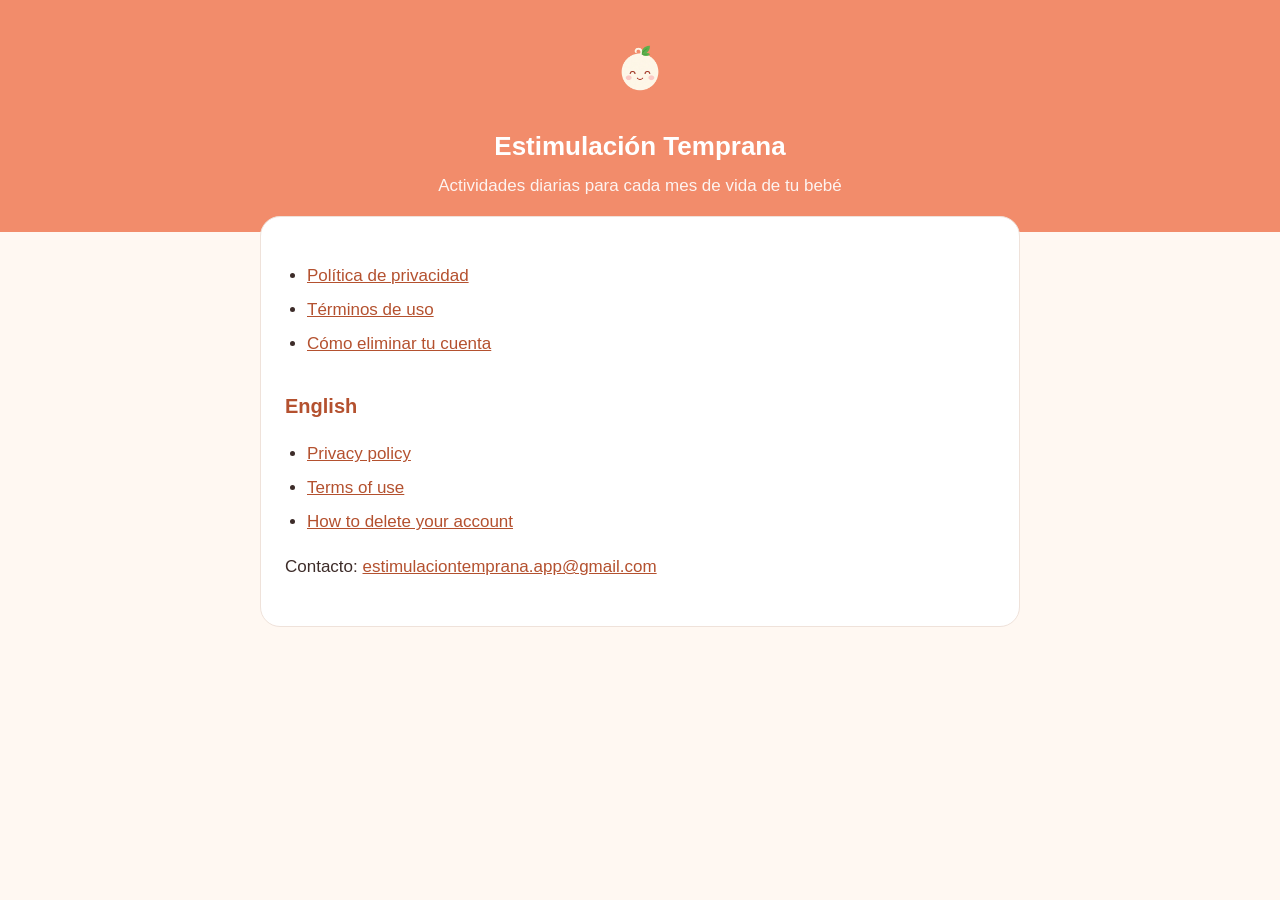
<file: index.html>
<!doctype html>
<html lang="es">
<head>
  <meta charset="utf-8">
  <meta name="viewport" content="width=device-width, initial-scale=1">
  <title>Estimulación Temprana</title>
  <link rel="stylesheet" href="estilos.css">
  <link rel="icon" href="icono.png">
</head>
<body>
  <header>
    <img src="icono.png" alt="">
    <h1>Estimulación Temprana</h1>
    <p>Actividades diarias para cada mes de vida de tu bebé</p>
  </header>

  <main>
    <ul>
      <li><a href="privacidad.html">Política de privacidad</a></li>
      <li><a href="terminos.html">Términos de uso</a></li>
      <li><a href="eliminar-cuenta.html">Cómo eliminar tu cuenta</a></li>
    </ul>
    <h2 lang="en">English</h2>
    <ul lang="en">
      <li><a href="privacy.html">Privacy policy</a></li>
      <li><a href="terms.html">Terms of use</a></li>
      <li><a href="delete-account.html">How to delete your account</a></li>
    </ul>
    <p>Contacto: <a href="mailto:estimulaciontemprana.app@gmail.com">estimulaciontemprana.app@gmail.com</a></p>
  </main>
</body>
</html>
</file>
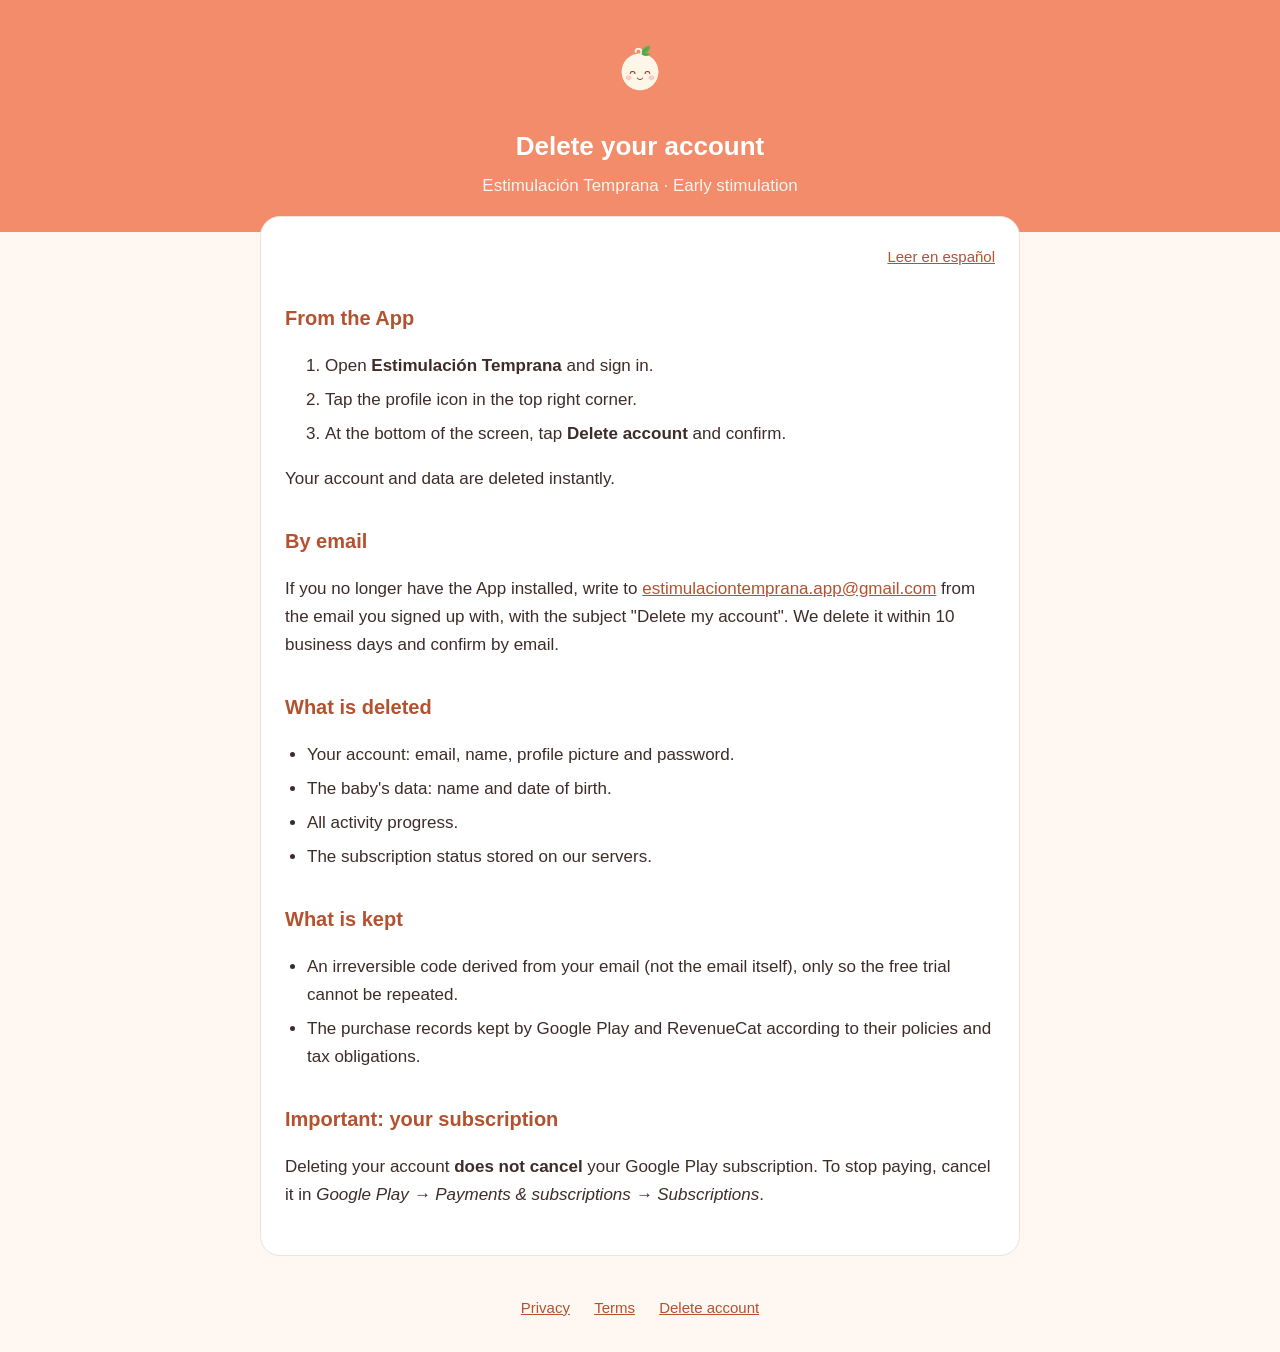
<file: delete-account.html>
<!doctype html>
<html lang="en">
<head>
  <meta charset="utf-8">
  <meta name="viewport" content="width=device-width, initial-scale=1">
  <title>Delete your account · Estimulación Temprana</title>
  <link rel="stylesheet" href="estilos.css">
  <link rel="icon" href="icono.png">
  <link rel="alternate" hreflang="es" href="eliminar-cuenta.html">
</head>
<body>
  <header>
    <img src="icono.png" alt="">
    <h1>Delete your account</h1>
    <p>Estimulación Temprana · Early stimulation</p>
  </header>

  <main>
    <p class="idioma"><a href="eliminar-cuenta.html" lang="es">Leer en español</a></p>

    <h2>From the App</h2>
    <ol>
      <li>Open <strong>Estimulación Temprana</strong> and sign in.</li>
      <li>Tap the profile icon in the top right corner.</li>
      <li>At the bottom of the screen, tap <strong>Delete account</strong> and confirm.</li>
    </ol>
    <p>Your account and data are deleted instantly.</p>

    <h2>By email</h2>
    <p>If you no longer have the App installed, write to
      <a href="mailto:estimulaciontemprana.app@gmail.com?subject=Delete%20my%20account">estimulaciontemprana.app@gmail.com</a>
      from the email you signed up with, with the subject "Delete my account". We delete it within 10 business days and
      confirm by email.</p>

    <h2>What is deleted</h2>
    <ul>
      <li>Your account: email, name, profile picture and password.</li>
      <li>The baby's data: name and date of birth.</li>
      <li>All activity progress.</li>
      <li>The subscription status stored on our servers.</li>
    </ul>

    <h2>What is kept</h2>
    <ul>
      <li>An irreversible code derived from your email (not the email itself), only so the free trial cannot be
        repeated.</li>
      <li>The purchase records kept by Google Play and RevenueCat according to their policies and tax obligations.</li>
    </ul>

    <h2>Important: your subscription</h2>
    <p>Deleting your account <strong>does not cancel</strong> your Google Play subscription. To stop paying, cancel it in
      <em>Google Play → Payments &amp; subscriptions → Subscriptions</em>.</p>
  </main>

  <nav>
    <a href="privacy.html">Privacy</a>
    <a href="terms.html">Terms</a>
    <a href="delete-account.html">Delete account</a>
  </nav>
</body>
</html>
</file>
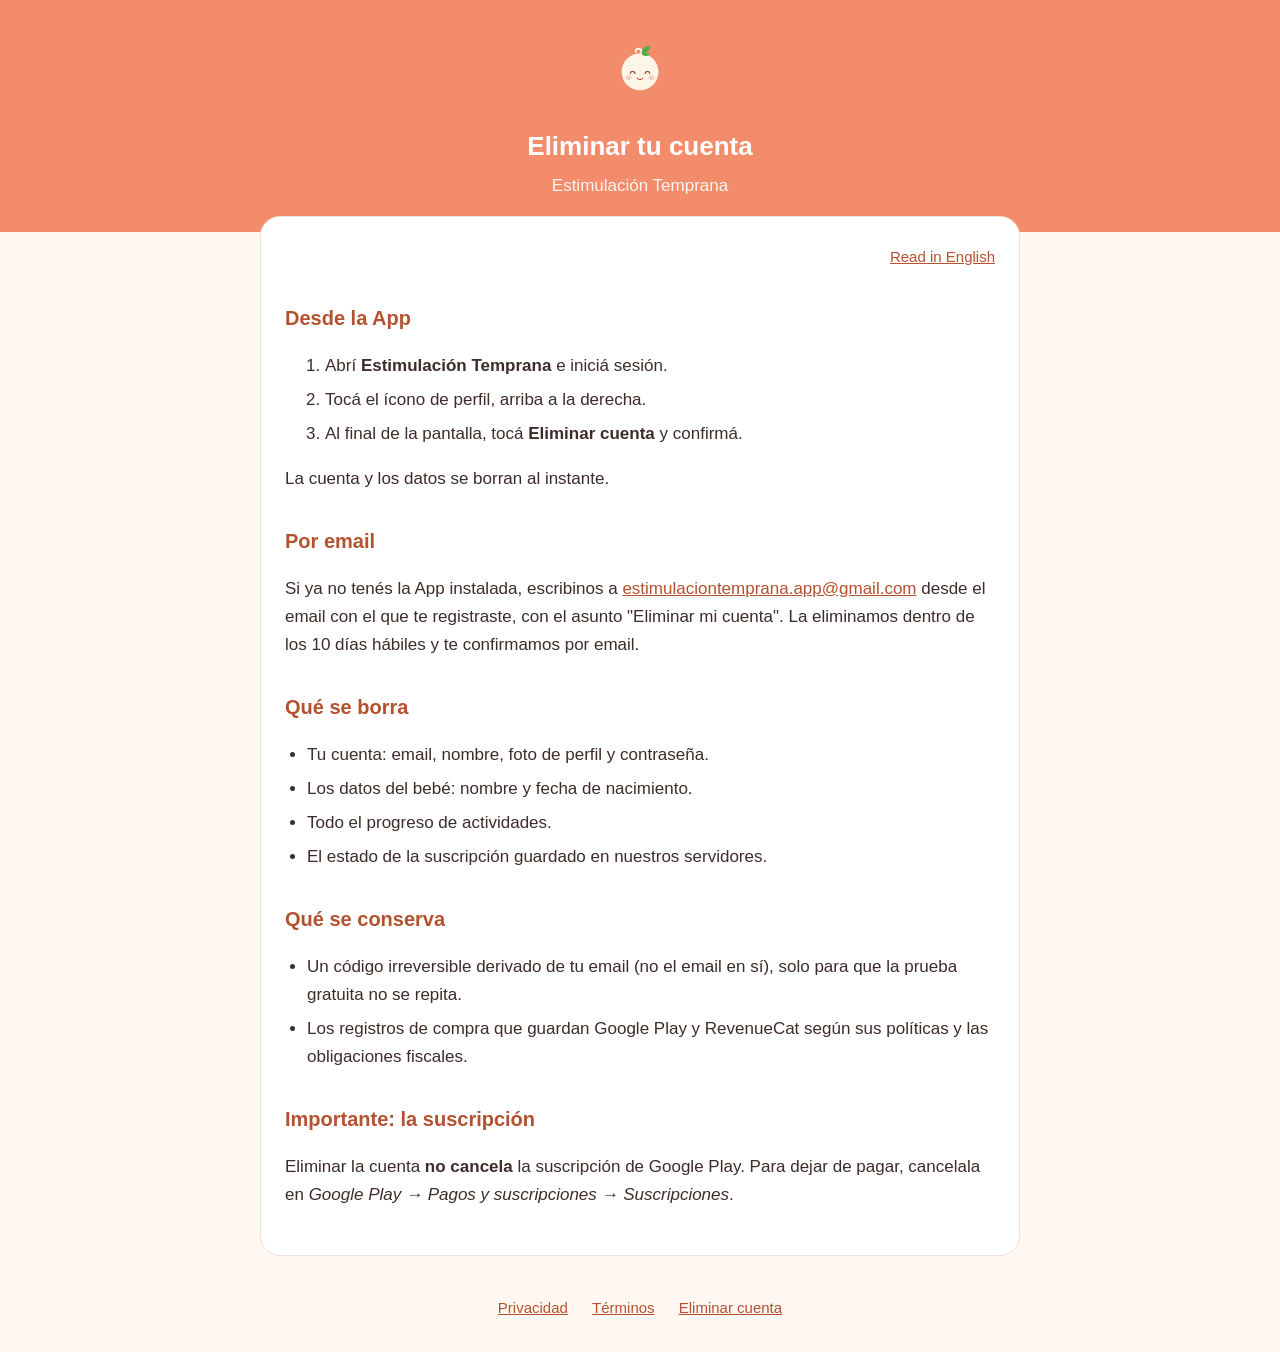
<file: eliminar-cuenta.html>
<!doctype html>
<html lang="es">
<head>
  <meta charset="utf-8">
  <meta name="viewport" content="width=device-width, initial-scale=1">
  <title>Eliminar tu cuenta · Estimulación Temprana</title>
  <link rel="stylesheet" href="estilos.css">
  <link rel="icon" href="icono.png">
</head>
<body>
  <header>
    <img src="icono.png" alt="">
    <h1>Eliminar tu cuenta</h1>
    <p>Estimulación Temprana</p>
  </header>

  <main>
    <p class="idioma"><a href="delete-account.html" lang="en">Read in English</a></p>

    <h2>Desde la App</h2>
    <ol>
      <li>Abrí <strong>Estimulación Temprana</strong> e iniciá sesión.</li>
      <li>Tocá el ícono de perfil, arriba a la derecha.</li>
      <li>Al final de la pantalla, tocá <strong>Eliminar cuenta</strong> y confirmá.</li>
    </ol>
    <p>La cuenta y los datos se borran al instante.</p>

    <h2>Por email</h2>
    <p>Si ya no tenés la App instalada, escribinos a
      <a href="mailto:estimulaciontemprana.app@gmail.com?subject=Eliminar%20mi%20cuenta">estimulaciontemprana.app@gmail.com</a>
      desde el email con el que te registraste, con el asunto "Eliminar mi cuenta". La eliminamos dentro de los
      10 días hábiles y te confirmamos por email.</p>

    <h2>Qué se borra</h2>
    <ul>
      <li>Tu cuenta: email, nombre, foto de perfil y contraseña.</li>
      <li>Los datos del bebé: nombre y fecha de nacimiento.</li>
      <li>Todo el progreso de actividades.</li>
      <li>El estado de la suscripción guardado en nuestros servidores.</li>
    </ul>

    <h2>Qué se conserva</h2>
    <ul>
      <li>Un código irreversible derivado de tu email (no el email en sí), solo para que la prueba gratuita no se repita.</li>
      <li>Los registros de compra que guardan Google Play y RevenueCat según sus políticas y las obligaciones fiscales.</li>
    </ul>

    <h2>Importante: la suscripción</h2>
    <p>Eliminar la cuenta <strong>no cancela</strong> la suscripción de Google Play. Para dejar de pagar, cancelala en
      <em>Google Play → Pagos y suscripciones → Suscripciones</em>.</p>
  </main>

  <nav>
    <a href="privacidad.html">Privacidad</a>
    <a href="terminos.html">Términos</a>
    <a href="eliminar-cuenta.html">Eliminar cuenta</a>
  </nav>
</body>
</html>
</file>
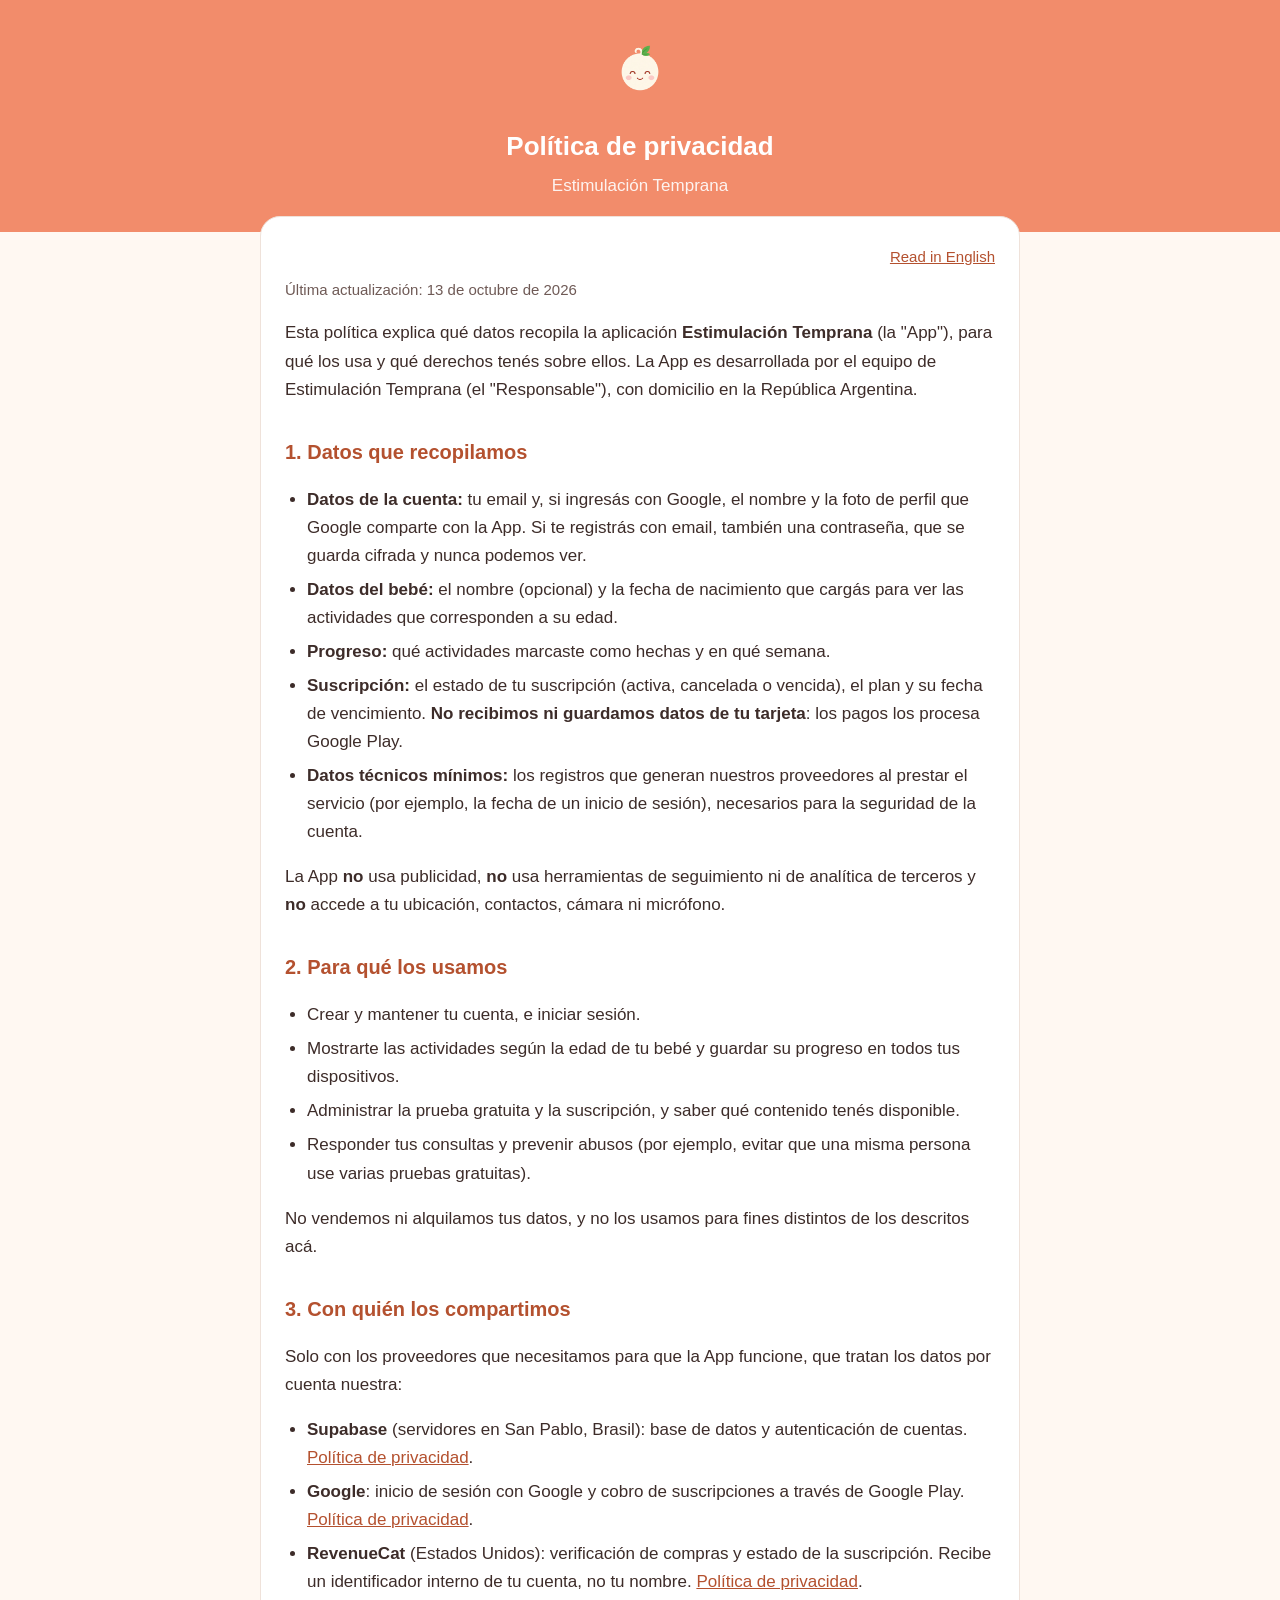
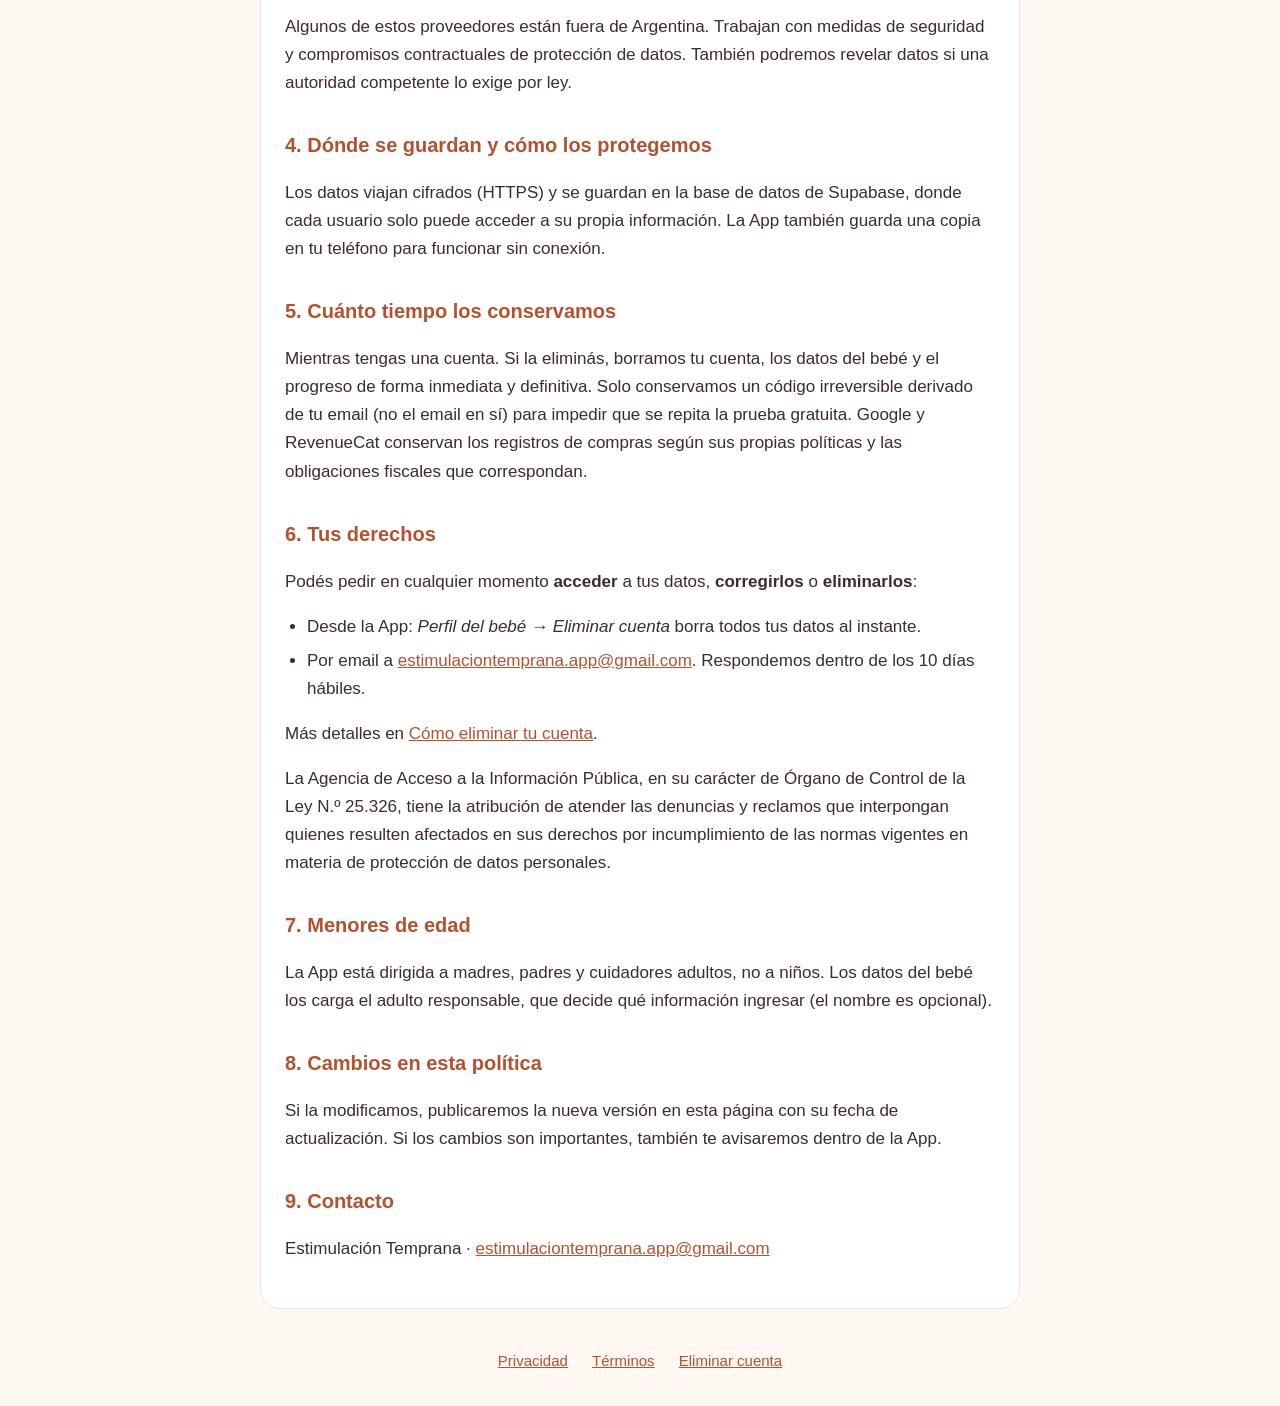
<file: privacidad.html>
<!doctype html>
<html lang="es">
<head>
  <meta charset="utf-8">
  <meta name="viewport" content="width=device-width, initial-scale=1">
  <title>Política de privacidad · Estimulación Temprana</title>
  <link rel="stylesheet" href="estilos.css">
  <link rel="icon" href="icono.png">
</head>
<body>
  <header>
    <img src="icono.png" alt="">
    <h1>Política de privacidad</h1>
    <p>Estimulación Temprana</p>
  </header>

  <main>
    <p class="idioma"><a href="privacy.html" lang="en">Read in English</a></p>
    <p class="actualizado">Última actualización: 13 de octubre de 2026</p>

    <p>
      Esta política explica qué datos recopila la aplicación <strong>Estimulación Temprana</strong> (la "App"),
      para qué los usa y qué derechos tenés sobre ellos. La App es desarrollada por el equipo de
      Estimulación Temprana (el "Responsable"), con domicilio en la República Argentina.
    </p>

    <h2>1. Datos que recopilamos</h2>
    <ul>
      <li><strong>Datos de la cuenta:</strong> tu email y, si ingresás con Google, el nombre y la foto de perfil que Google
        comparte con la App. Si te registrás con email, también una contraseña, que se guarda cifrada y nunca podemos ver.</li>
      <li><strong>Datos del bebé:</strong> el nombre (opcional) y la fecha de nacimiento que cargás para ver las
        actividades que corresponden a su edad.</li>
      <li><strong>Progreso:</strong> qué actividades marcaste como hechas y en qué semana.</li>
      <li><strong>Suscripción:</strong> el estado de tu suscripción (activa, cancelada o vencida), el plan y su fecha de
        vencimiento. <strong>No recibimos ni guardamos datos de tu tarjeta</strong>: los pagos los procesa Google Play.</li>
      <li><strong>Datos técnicos mínimos:</strong> los registros que generan nuestros proveedores al prestar el servicio
        (por ejemplo, la fecha de un inicio de sesión), necesarios para la seguridad de la cuenta.</li>
    </ul>
    <p>La App <strong>no</strong> usa publicidad, <strong>no</strong> usa herramientas de seguimiento ni de analítica de
      terceros y <strong>no</strong> accede a tu ubicación, contactos, cámara ni micrófono.</p>

    <h2>2. Para qué los usamos</h2>
    <ul>
      <li>Crear y mantener tu cuenta, e iniciar sesión.</li>
      <li>Mostrarte las actividades según la edad de tu bebé y guardar su progreso en todos tus dispositivos.</li>
      <li>Administrar la prueba gratuita y la suscripción, y saber qué contenido tenés disponible.</li>
      <li>Responder tus consultas y prevenir abusos (por ejemplo, evitar que una misma persona use varias pruebas gratuitas).</li>
    </ul>
    <p>No vendemos ni alquilamos tus datos, y no los usamos para fines distintos de los descritos acá.</p>

    <h2>3. Con quién los compartimos</h2>
    <p>Solo con los proveedores que necesitamos para que la App funcione, que tratan los datos por cuenta nuestra:</p>
    <ul>
      <li><strong>Supabase</strong> (servidores en San Pablo, Brasil): base de datos y autenticación de cuentas.
        <a href="https://supabase.com/privacy">Política de privacidad</a>.</li>
      <li><strong>Google</strong>: inicio de sesión con Google y cobro de suscripciones a través de Google Play.
        <a href="https://policies.google.com/privacy">Política de privacidad</a>.</li>
      <li><strong>RevenueCat</strong> (Estados Unidos): verificación de compras y estado de la suscripción. Recibe un
        identificador interno de tu cuenta, no tu nombre.
        <a href="https://www.revenuecat.com/privacy">Política de privacidad</a>.</li>
    </ul>
    <p>Algunos de estos proveedores están fuera de Argentina. Trabajan con medidas de seguridad y compromisos contractuales
      de protección de datos. También podremos revelar datos si una autoridad competente lo exige por ley.</p>

    <h2>4. Dónde se guardan y cómo los protegemos</h2>
    <p>Los datos viajan cifrados (HTTPS) y se guardan en la base de datos de Supabase, donde cada usuario solo puede acceder
      a su propia información. La App también guarda una copia en tu teléfono para funcionar sin conexión.</p>

    <h2>5. Cuánto tiempo los conservamos</h2>
    <p>Mientras tengas una cuenta. Si la eliminás, borramos tu cuenta, los datos del bebé y el progreso de forma inmediata
      y definitiva. Solo conservamos un código irreversible derivado de tu email (no el email en sí) para impedir que se
      repita la prueba gratuita. Google y RevenueCat conservan los registros de compras según sus propias políticas y las
      obligaciones fiscales que correspondan.</p>

    <h2>6. Tus derechos</h2>
    <p>Podés pedir en cualquier momento <strong>acceder</strong> a tus datos, <strong>corregirlos</strong> o
      <strong>eliminarlos</strong>:</p>
    <ul>
      <li>Desde la App: <em>Perfil del bebé → Eliminar cuenta</em> borra todos tus datos al instante.</li>
      <li>Por email a <a href="mailto:estimulaciontemprana.app@gmail.com">estimulaciontemprana.app@gmail.com</a>. Respondemos dentro de
        los 10 días hábiles.</li>
    </ul>
    <p>Más detalles en <a href="eliminar-cuenta.html">Cómo eliminar tu cuenta</a>.</p>
    <p>
      La Agencia de Acceso a la Información Pública, en su carácter de Órgano de Control de la Ley N.º 25.326, tiene la
      atribución de atender las denuncias y reclamos que interpongan quienes resulten afectados en sus derechos por
      incumplimiento de las normas vigentes en materia de protección de datos personales.
    </p>

    <h2>7. Menores de edad</h2>
    <p>La App está dirigida a madres, padres y cuidadores adultos, no a niños. Los datos del bebé los carga el adulto
      responsable, que decide qué información ingresar (el nombre es opcional).</p>

    <h2>8. Cambios en esta política</h2>
    <p>Si la modificamos, publicaremos la nueva versión en esta página con su fecha de actualización. Si los cambios son
      importantes, también te avisaremos dentro de la App.</p>

    <h2>9. Contacto</h2>
    <p>Estimulación Temprana · <a href="mailto:estimulaciontemprana.app@gmail.com">estimulaciontemprana.app@gmail.com</a></p>
  </main>

  <nav>
    <a href="privacidad.html">Privacidad</a>
    <a href="terminos.html">Términos</a>
    <a href="eliminar-cuenta.html">Eliminar cuenta</a>
  </nav>
</body>
</html>
</file>
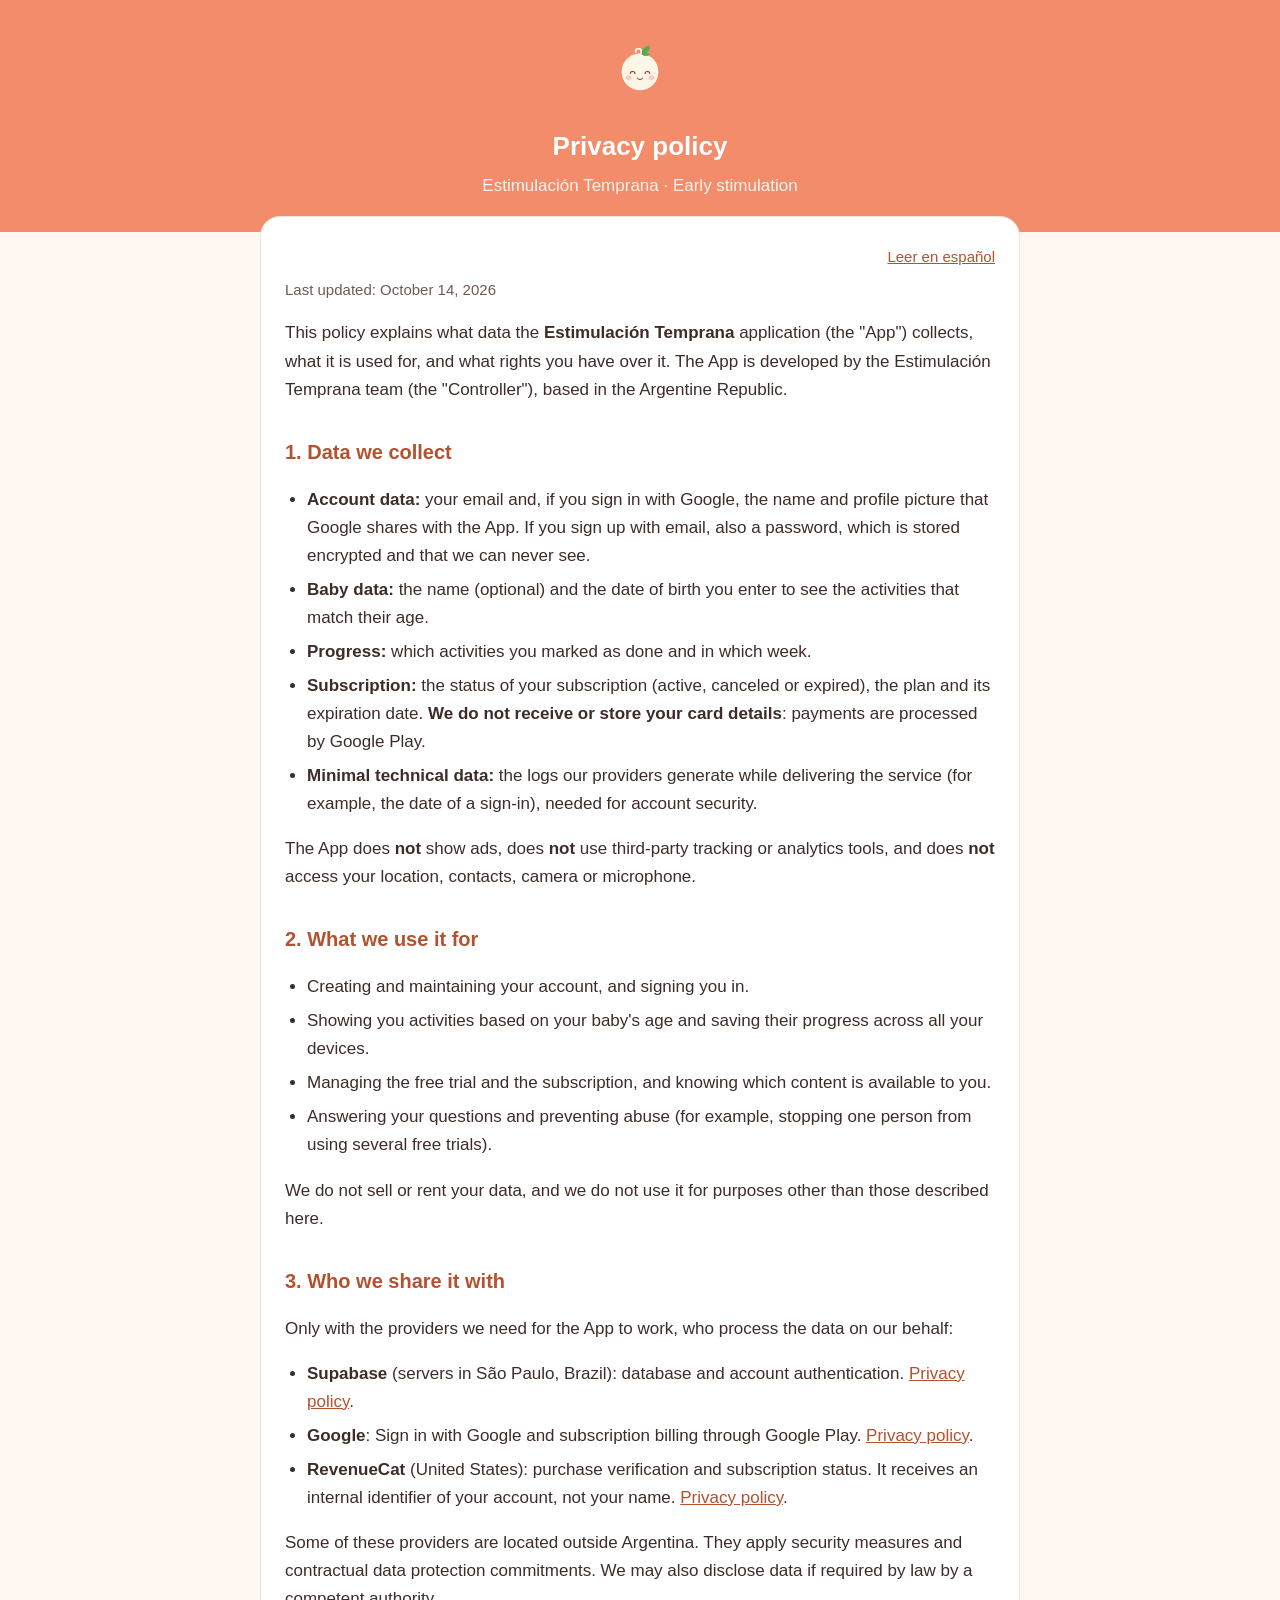
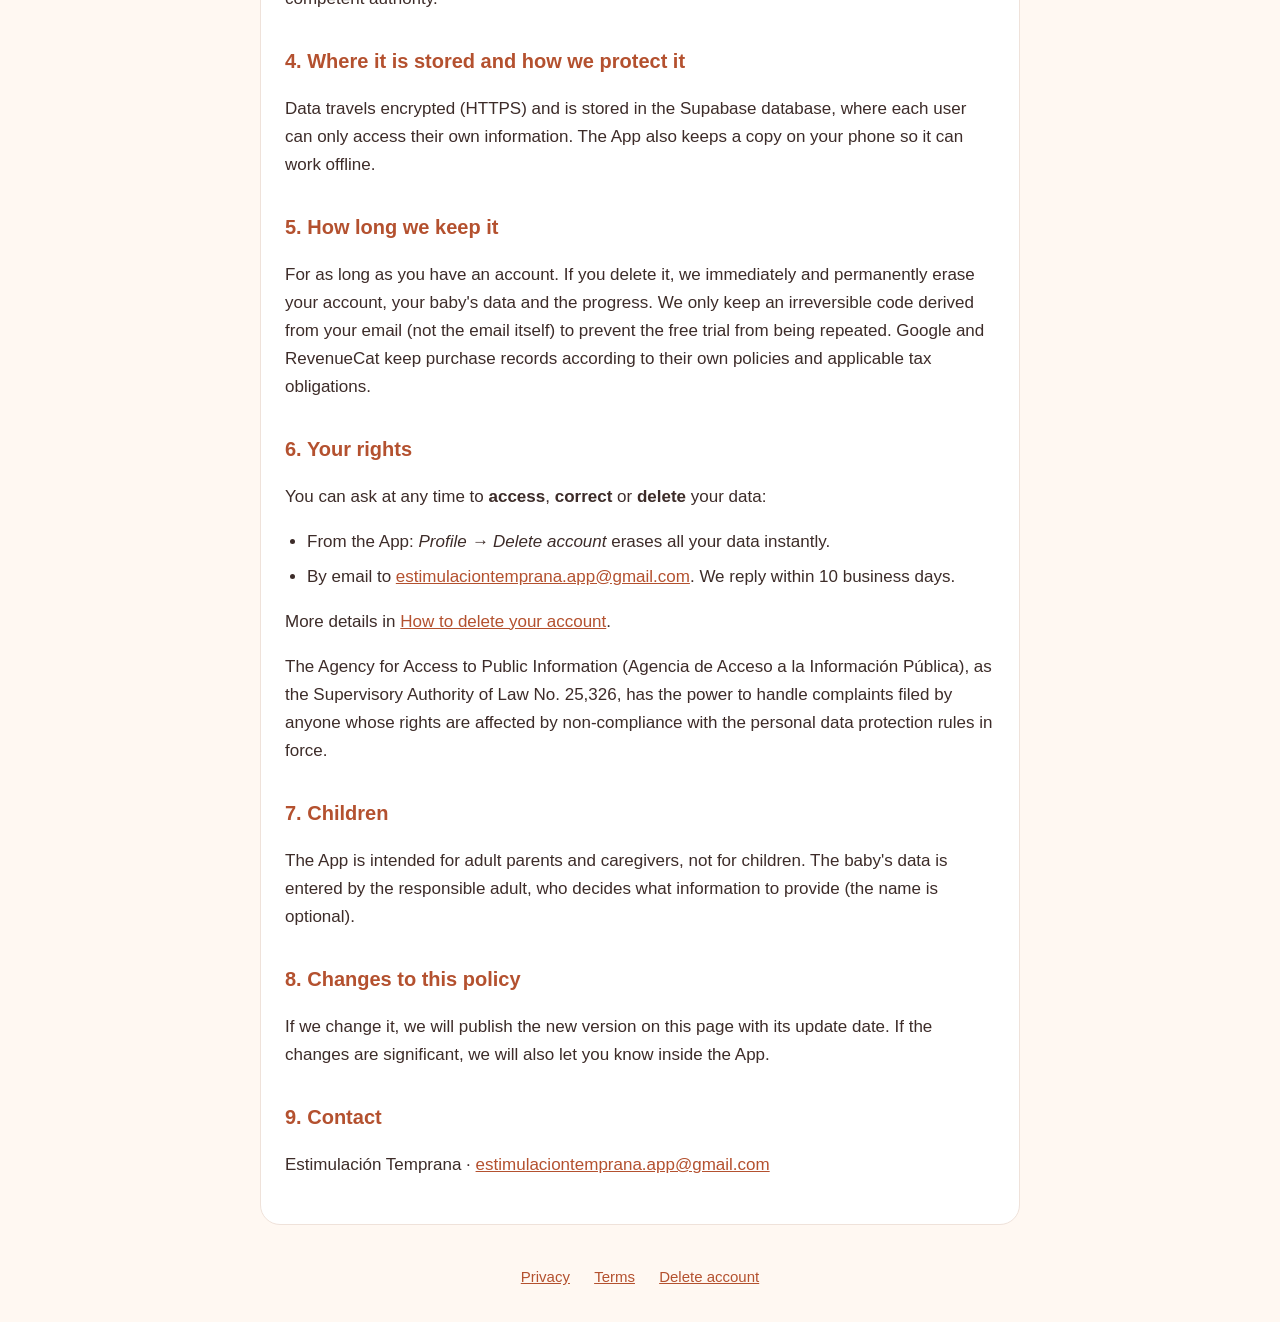
<file: privacy.html>
<!doctype html>
<html lang="en">
<head>
  <meta charset="utf-8">
  <meta name="viewport" content="width=device-width, initial-scale=1">
  <title>Privacy policy · Estimulación Temprana</title>
  <link rel="stylesheet" href="estilos.css">
  <link rel="icon" href="icono.png">
  <link rel="alternate" hreflang="es" href="privacidad.html">
</head>
<body>
  <header>
    <img src="icono.png" alt="">
    <h1>Privacy policy</h1>
    <p>Estimulación Temprana · Early stimulation</p>
  </header>

  <main>
    <p class="idioma"><a href="privacidad.html" lang="es">Leer en español</a></p>
    <p class="actualizado">Last updated: October 14, 2026</p>

    <p>
      This policy explains what data the <strong>Estimulación Temprana</strong> application (the "App") collects, what it
      is used for, and what rights you have over it. The App is developed by the Estimulación Temprana team (the "Controller"), based in
      the Argentine Republic.
    </p>

    <h2>1. Data we collect</h2>
    <ul>
      <li><strong>Account data:</strong> your email and, if you sign in with Google, the name and profile picture that
        Google shares with the App. If you sign up with email, also a password, which is stored encrypted and that we can
        never see.</li>
      <li><strong>Baby data:</strong> the name (optional) and the date of birth you enter to see the activities that
        match their age.</li>
      <li><strong>Progress:</strong> which activities you marked as done and in which week.</li>
      <li><strong>Subscription:</strong> the status of your subscription (active, canceled or expired), the plan and its
        expiration date. <strong>We do not receive or store your card details</strong>: payments are processed by
        Google Play.</li>
      <li><strong>Minimal technical data:</strong> the logs our providers generate while delivering the service (for
        example, the date of a sign-in), needed for account security.</li>
    </ul>
    <p>The App does <strong>not</strong> show ads, does <strong>not</strong> use third-party tracking or analytics tools,
      and does <strong>not</strong> access your location, contacts, camera or microphone.</p>

    <h2>2. What we use it for</h2>
    <ul>
      <li>Creating and maintaining your account, and signing you in.</li>
      <li>Showing you activities based on your baby's age and saving their progress across all your devices.</li>
      <li>Managing the free trial and the subscription, and knowing which content is available to you.</li>
      <li>Answering your questions and preventing abuse (for example, stopping one person from using several free
        trials).</li>
    </ul>
    <p>We do not sell or rent your data, and we do not use it for purposes other than those described here.</p>

    <h2>3. Who we share it with</h2>
    <p>Only with the providers we need for the App to work, who process the data on our behalf:</p>
    <ul>
      <li><strong>Supabase</strong> (servers in São Paulo, Brazil): database and account authentication.
        <a href="https://supabase.com/privacy">Privacy policy</a>.</li>
      <li><strong>Google</strong>: Sign in with Google and subscription billing through Google Play.
        <a href="https://policies.google.com/privacy">Privacy policy</a>.</li>
      <li><strong>RevenueCat</strong> (United States): purchase verification and subscription status. It receives an
        internal identifier of your account, not your name.
        <a href="https://www.revenuecat.com/privacy">Privacy policy</a>.</li>
    </ul>
    <p>Some of these providers are located outside Argentina. They apply security measures and contractual data
      protection commitments. We may also disclose data if required by law by a competent authority.</p>

    <h2>4. Where it is stored and how we protect it</h2>
    <p>Data travels encrypted (HTTPS) and is stored in the Supabase database, where each user can only access their own
      information. The App also keeps a copy on your phone so it can work offline.</p>

    <h2>5. How long we keep it</h2>
    <p>For as long as you have an account. If you delete it, we immediately and permanently erase your account, your
      baby's data and the progress. We only keep an irreversible code derived from your email (not the email itself) to
      prevent the free trial from being repeated. Google and RevenueCat keep purchase records according to their own
      policies and applicable tax obligations.</p>

    <h2>6. Your rights</h2>
    <p>You can ask at any time to <strong>access</strong>, <strong>correct</strong> or <strong>delete</strong> your
      data:</p>
    <ul>
      <li>From the App: <em>Profile → Delete account</em> erases all your data instantly.</li>
      <li>By email to <a href="mailto:estimulaciontemprana.app@gmail.com">estimulaciontemprana.app@gmail.com</a>. We reply within
        10 business days.</li>
    </ul>
    <p>More details in <a href="delete-account.html">How to delete your account</a>.</p>
    <p>
      The Agency for Access to Public Information (Agencia de Acceso a la Información Pública), as the Supervisory
      Authority of Law No. 25,326, has the power to handle complaints filed by anyone whose rights are affected by
      non-compliance with the personal data protection rules in force.
    </p>

    <h2>7. Children</h2>
    <p>The App is intended for adult parents and caregivers, not for children. The baby's data is entered by the
      responsible adult, who decides what information to provide (the name is optional).</p>

    <h2>8. Changes to this policy</h2>
    <p>If we change it, we will publish the new version on this page with its update date. If the changes are
      significant, we will also let you know inside the App.</p>

    <h2>9. Contact</h2>
    <p>Estimulación Temprana · <a href="mailto:estimulaciontemprana.app@gmail.com">estimulaciontemprana.app@gmail.com</a></p>
  </main>

  <nav>
    <a href="privacy.html">Privacy</a>
    <a href="terms.html">Terms</a>
    <a href="delete-account.html">Delete account</a>
  </nav>
</body>
</html>
</file>
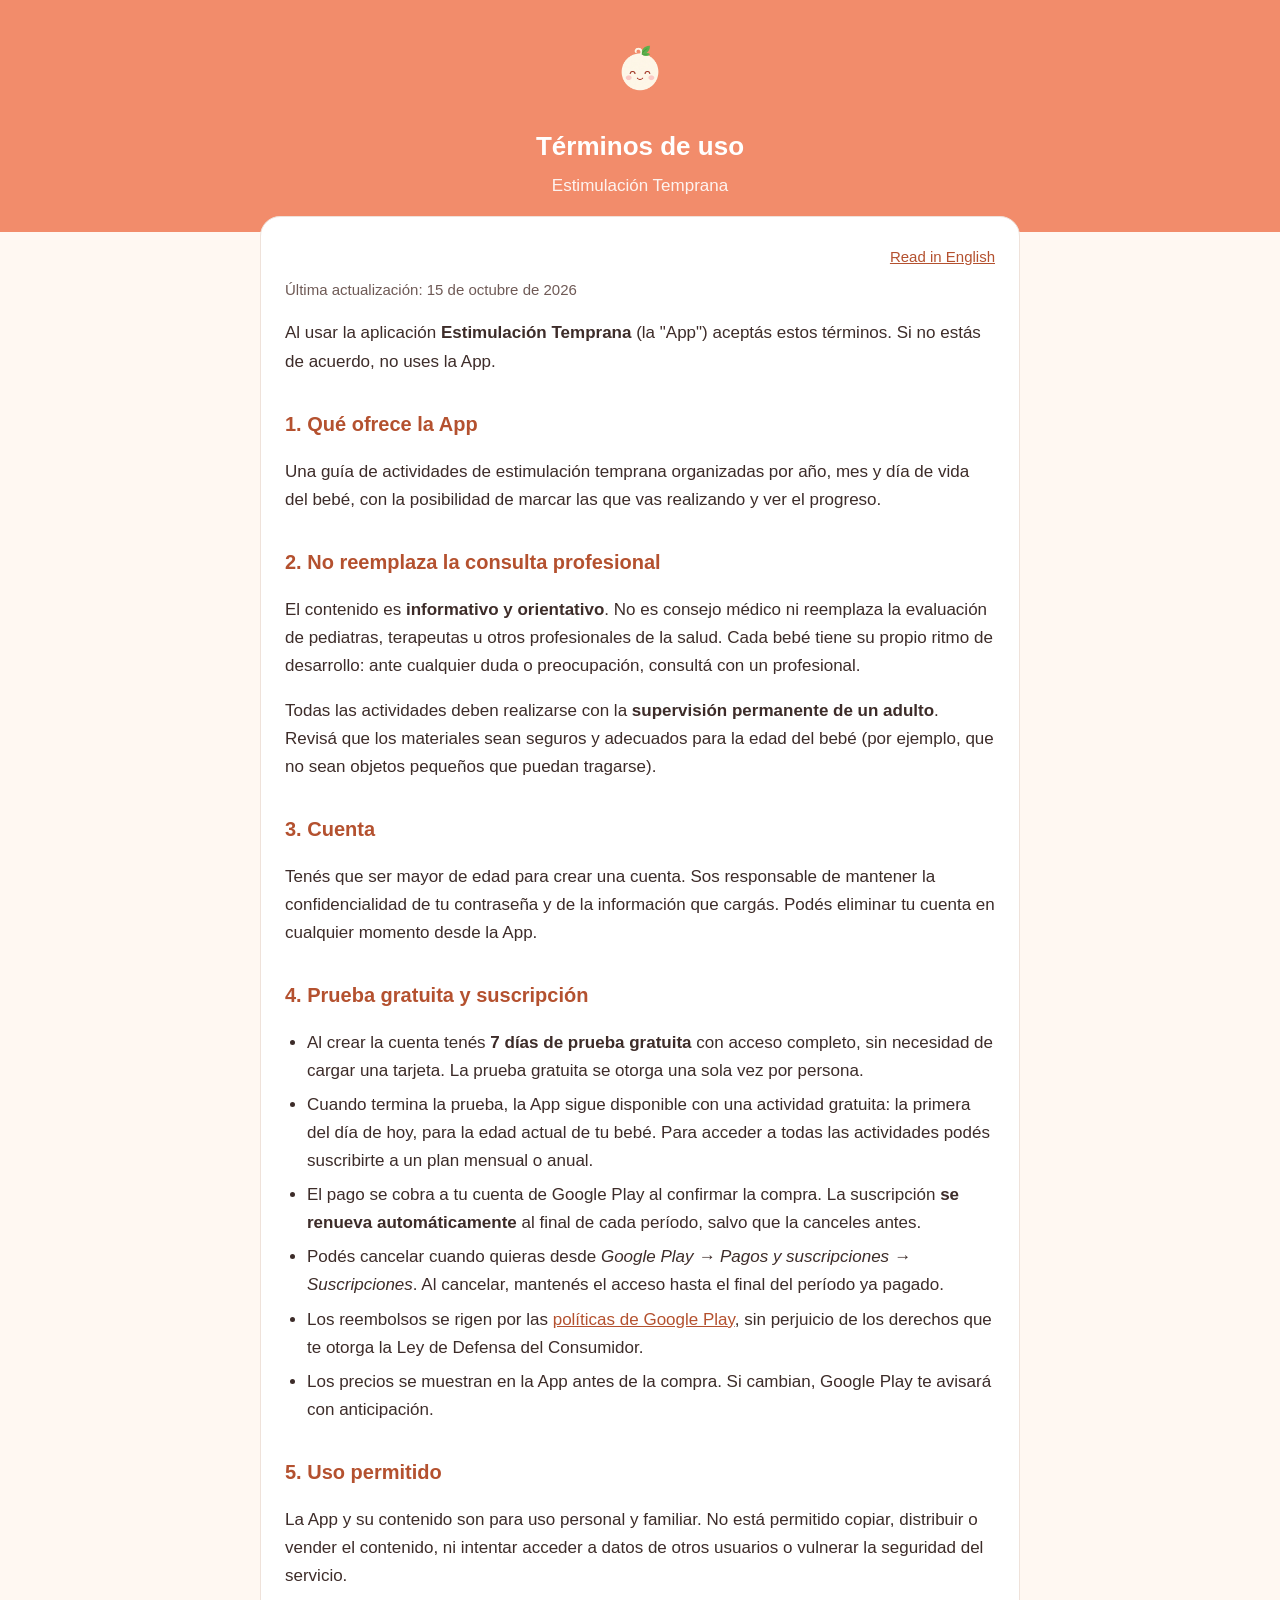
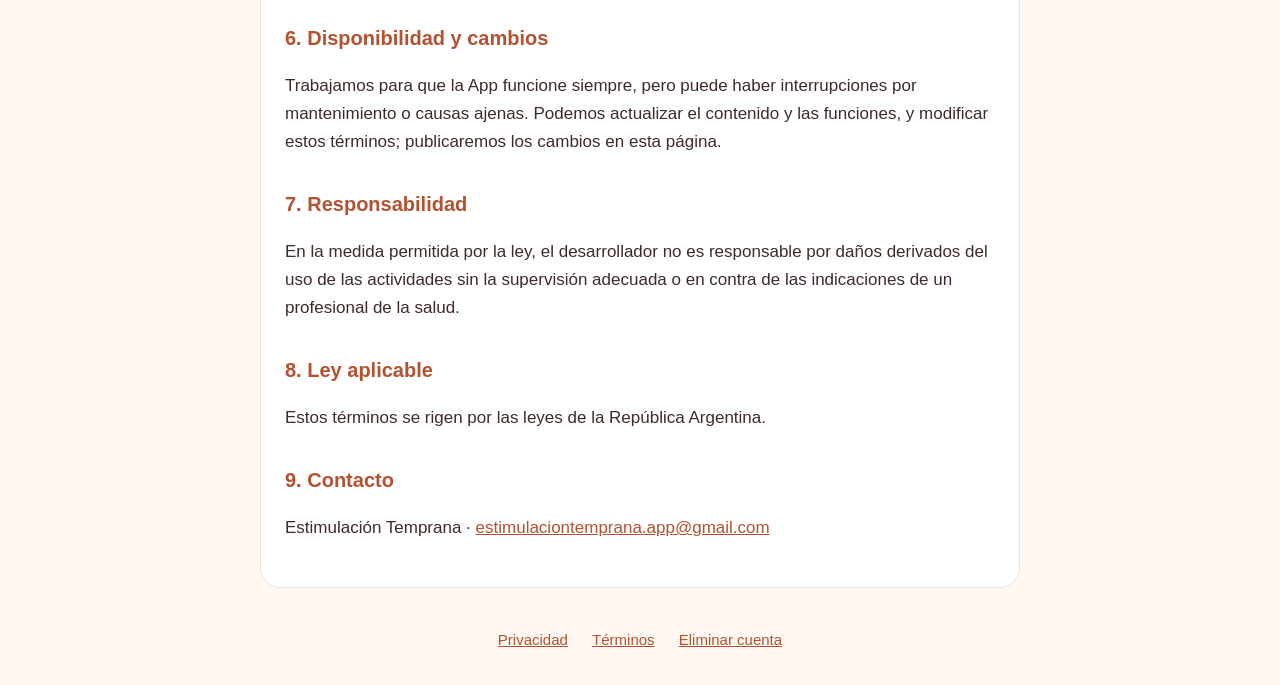
<file: terminos.html>
<!doctype html>
<html lang="es">
<head>
  <meta charset="utf-8">
  <meta name="viewport" content="width=device-width, initial-scale=1">
  <title>Términos de uso · Estimulación Temprana</title>
  <link rel="stylesheet" href="estilos.css">
  <link rel="icon" href="icono.png">
</head>
<body>
  <header>
    <img src="icono.png" alt="">
    <h1>Términos de uso</h1>
    <p>Estimulación Temprana</p>
  </header>

  <main>
    <p class="idioma"><a href="terms.html" lang="en">Read in English</a></p>
    <p class="actualizado">Última actualización: 15 de octubre de 2026</p>

    <p>
      Al usar la aplicación <strong>Estimulación Temprana</strong> (la "App") aceptás estos términos. Si no estás de
      acuerdo, no uses la App.
    </p>

    <h2>1. Qué ofrece la App</h2>
    <p>Una guía de actividades de estimulación temprana organizadas por año, mes y día de vida del bebé, con la
      posibilidad de marcar las que vas realizando y ver el progreso.</p>

    <h2>2. No reemplaza la consulta profesional</h2>
    <p>El contenido es <strong>informativo y orientativo</strong>. No es consejo médico ni reemplaza la evaluación de
      pediatras, terapeutas u otros profesionales de la salud. Cada bebé tiene su propio ritmo de desarrollo: ante cualquier
      duda o preocupación, consultá con un profesional.</p>
    <p>Todas las actividades deben realizarse con la <strong>supervisión permanente de un adulto</strong>. Revisá que los
      materiales sean seguros y adecuados para la edad del bebé (por ejemplo, que no sean objetos pequeños que puedan
      tragarse).</p>

    <h2>3. Cuenta</h2>
    <p>Tenés que ser mayor de edad para crear una cuenta. Sos responsable de mantener la confidencialidad de tu contraseña
      y de la información que cargás. Podés eliminar tu cuenta en cualquier momento desde la App.</p>

    <h2>4. Prueba gratuita y suscripción</h2>
    <ul>
      <li>Al crear la cuenta tenés <strong>7 días de prueba gratuita</strong> con acceso completo, sin necesidad de cargar
        una tarjeta. La prueba gratuita se otorga una sola vez por persona.</li>
      <li>Cuando termina la prueba, la App sigue disponible con una actividad gratuita: la primera del día de hoy, para
        la edad actual de tu bebé. Para acceder a todas las actividades podés suscribirte a un plan mensual o anual.</li>
      <li>El pago se cobra a tu cuenta de Google Play al confirmar la compra. La suscripción <strong>se renueva
        automáticamente</strong> al final de cada período, salvo que la canceles antes.</li>
      <li>Podés cancelar cuando quieras desde <em>Google Play → Pagos y suscripciones → Suscripciones</em>. Al cancelar,
        mantenés el acceso hasta el final del período ya pagado.</li>
      <li>Los reembolsos se rigen por las <a href="https://support.google.com/googleplay/answer/2479637">políticas de
        Google Play</a>, sin perjuicio de los derechos que te otorga la Ley de Defensa del Consumidor.</li>
      <li>Los precios se muestran en la App antes de la compra. Si cambian, Google Play te avisará con anticipación.</li>
    </ul>

    <h2>5. Uso permitido</h2>
    <p>La App y su contenido son para uso personal y familiar. No está permitido copiar, distribuir o vender el contenido,
      ni intentar acceder a datos de otros usuarios o vulnerar la seguridad del servicio.</p>

    <h2>6. Disponibilidad y cambios</h2>
    <p>Trabajamos para que la App funcione siempre, pero puede haber interrupciones por mantenimiento o causas ajenas.
      Podemos actualizar el contenido y las funciones, y modificar estos términos; publicaremos los cambios en esta página.</p>

    <h2>7. Responsabilidad</h2>
    <p>En la medida permitida por la ley, el desarrollador no es responsable por daños derivados del uso de las
      actividades sin la supervisión adecuada o en contra de las indicaciones de un profesional de la salud.</p>

    <h2>8. Ley aplicable</h2>
    <p>Estos términos se rigen por las leyes de la República Argentina.</p>

    <h2>9. Contacto</h2>
    <p>Estimulación Temprana · <a href="mailto:estimulaciontemprana.app@gmail.com">estimulaciontemprana.app@gmail.com</a></p>
  </main>

  <nav>
    <a href="privacidad.html">Privacidad</a>
    <a href="terminos.html">Términos</a>
    <a href="eliminar-cuenta.html">Eliminar cuenta</a>
  </nav>
</body>
</html>
</file>
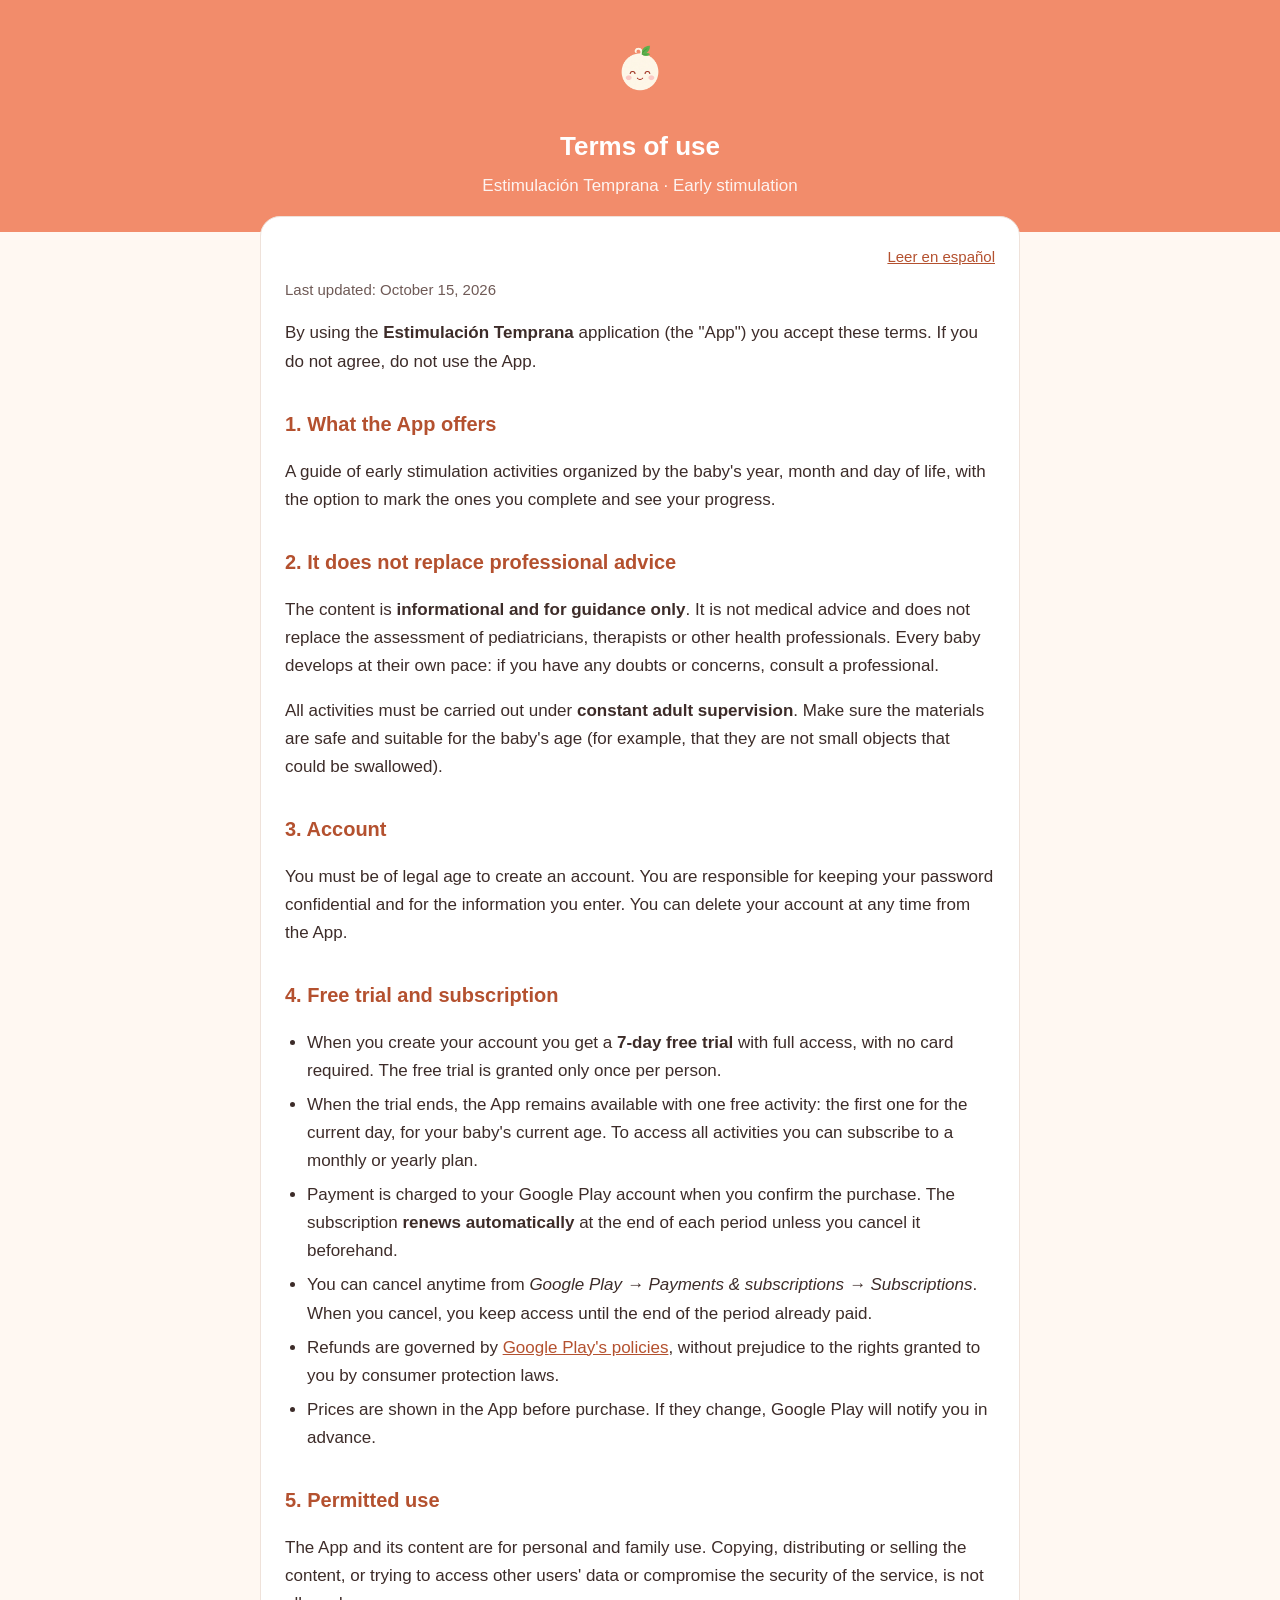
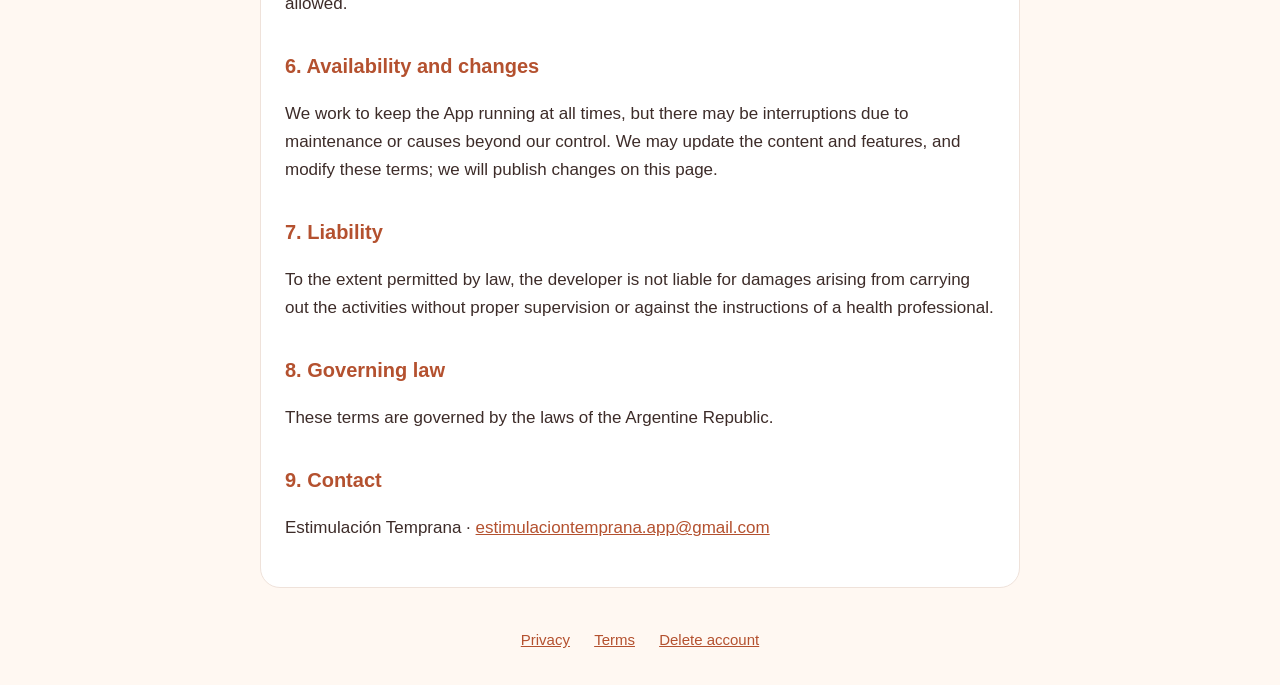
<file: terms.html>
<!doctype html>
<html lang="en">
<head>
  <meta charset="utf-8">
  <meta name="viewport" content="width=device-width, initial-scale=1">
  <title>Terms of use · Estimulación Temprana</title>
  <link rel="stylesheet" href="estilos.css">
  <link rel="icon" href="icono.png">
  <link rel="alternate" hreflang="es" href="terminos.html">
</head>
<body>
  <header>
    <img src="icono.png" alt="">
    <h1>Terms of use</h1>
    <p>Estimulación Temprana · Early stimulation</p>
  </header>

  <main>
    <p class="idioma"><a href="terminos.html" lang="es">Leer en español</a></p>
    <p class="actualizado">Last updated: October 15, 2026</p>

    <p>
      By using the <strong>Estimulación Temprana</strong> application (the "App") you accept these terms. If you do not
      agree, do not use the App.
    </p>

    <h2>1. What the App offers</h2>
    <p>A guide of early stimulation activities organized by the baby's year, month and day of life, with the option to
      mark the ones you complete and see your progress.</p>

    <h2>2. It does not replace professional advice</h2>
    <p>The content is <strong>informational and for guidance only</strong>. It is not medical advice and does not replace
      the assessment of pediatricians, therapists or other health professionals. Every baby develops at their own pace: if
      you have any doubts or concerns, consult a professional.</p>
    <p>All activities must be carried out under <strong>constant adult supervision</strong>. Make sure the materials are
      safe and suitable for the baby's age (for example, that they are not small objects that could be swallowed).</p>

    <h2>3. Account</h2>
    <p>You must be of legal age to create an account. You are responsible for keeping your password confidential and for
      the information you enter. You can delete your account at any time from the App.</p>

    <h2>4. Free trial and subscription</h2>
    <ul>
      <li>When you create your account you get a <strong>7-day free trial</strong> with full access, with no card
        required. The free trial is granted only once per person.</li>
      <li>When the trial ends, the App remains available with one free activity: the first one for the current day, for
        your baby's current age. To access all activities you can subscribe to a monthly or yearly plan.</li>
      <li>Payment is charged to your Google Play account when you confirm the purchase. The subscription <strong>renews
        automatically</strong> at the end of each period unless you cancel it beforehand.</li>
      <li>You can cancel anytime from <em>Google Play → Payments &amp; subscriptions → Subscriptions</em>. When you cancel,
        you keep access until the end of the period already paid.</li>
      <li>Refunds are governed by <a href="https://support.google.com/googleplay/answer/2479637">Google Play's
        policies</a>, without prejudice to the rights granted to you by consumer protection laws.</li>
      <li>Prices are shown in the App before purchase. If they change, Google Play will notify you in advance.</li>
    </ul>

    <h2>5. Permitted use</h2>
    <p>The App and its content are for personal and family use. Copying, distributing or selling the content, or trying
      to access other users' data or compromise the security of the service, is not allowed.</p>

    <h2>6. Availability and changes</h2>
    <p>We work to keep the App running at all times, but there may be interruptions due to maintenance or causes beyond our
      control. We may update the content and features, and modify these terms; we will publish changes on this page.</p>

    <h2>7. Liability</h2>
    <p>To the extent permitted by law, the developer is not liable for damages arising from carrying out the activities
      without proper supervision or against the instructions of a health professional.</p>

    <h2>8. Governing law</h2>
    <p>These terms are governed by the laws of the Argentine Republic.</p>

    <h2>9. Contact</h2>
    <p>Estimulación Temprana · <a href="mailto:estimulaciontemprana.app@gmail.com">estimulaciontemprana.app@gmail.com</a></p>
  </main>

  <nav>
    <a href="privacy.html">Privacy</a>
    <a href="terms.html">Terms</a>
    <a href="delete-account.html">Delete account</a>
  </nav>
</body>
</html>
</file>
<file: estilos.css>
:root {
  --fondo: #fff8f2;
  --tarjeta: #ffffff;
  --primario: #f28c6b;
  --primario-texto: #b4512f;
  --texto: #3d2c29;
  --texto-suave: #6f5a56;
  --borde: #efe2da;
}

* { box-sizing: border-box; }

body {
  margin: 0;
  background: var(--fondo);
  color: var(--texto);
  font: 17px/1.65 -apple-system, BlinkMacSystemFont, "Segoe UI", Roboto, Helvetica, Arial, sans-serif;
}

header {
  background: var(--primario);
  color: #fff;
  padding: 32px 20px;
  text-align: center;
}

header img { width: 72px; height: 72px; border-radius: 18px; }
header h1 { margin: 12px 0 0; font-size: 26px; }
header p { margin: 4px 0 0; opacity: 0.9; }

main {
  max-width: 760px;
  margin: -16px auto 40px;
  background: var(--tarjeta);
  border: 1px solid var(--borde);
  border-radius: 20px;
  padding: 28px 24px;
}

h2 { color: var(--primario-texto); font-size: 20px; margin-top: 32px; }
a { color: var(--primario-texto); }
.idioma { text-align: right; font-size: 15px; margin: 0 0 8px; }
.actualizado { color: var(--texto-suave); font-size: 15px; margin-top: 0; }
ul { padding-left: 22px; }
li { margin-bottom: 6px; }

nav { text-align: center; margin: 0 0 32px; font-size: 15px; }
nav a { margin: 0 10px; }
</file>
